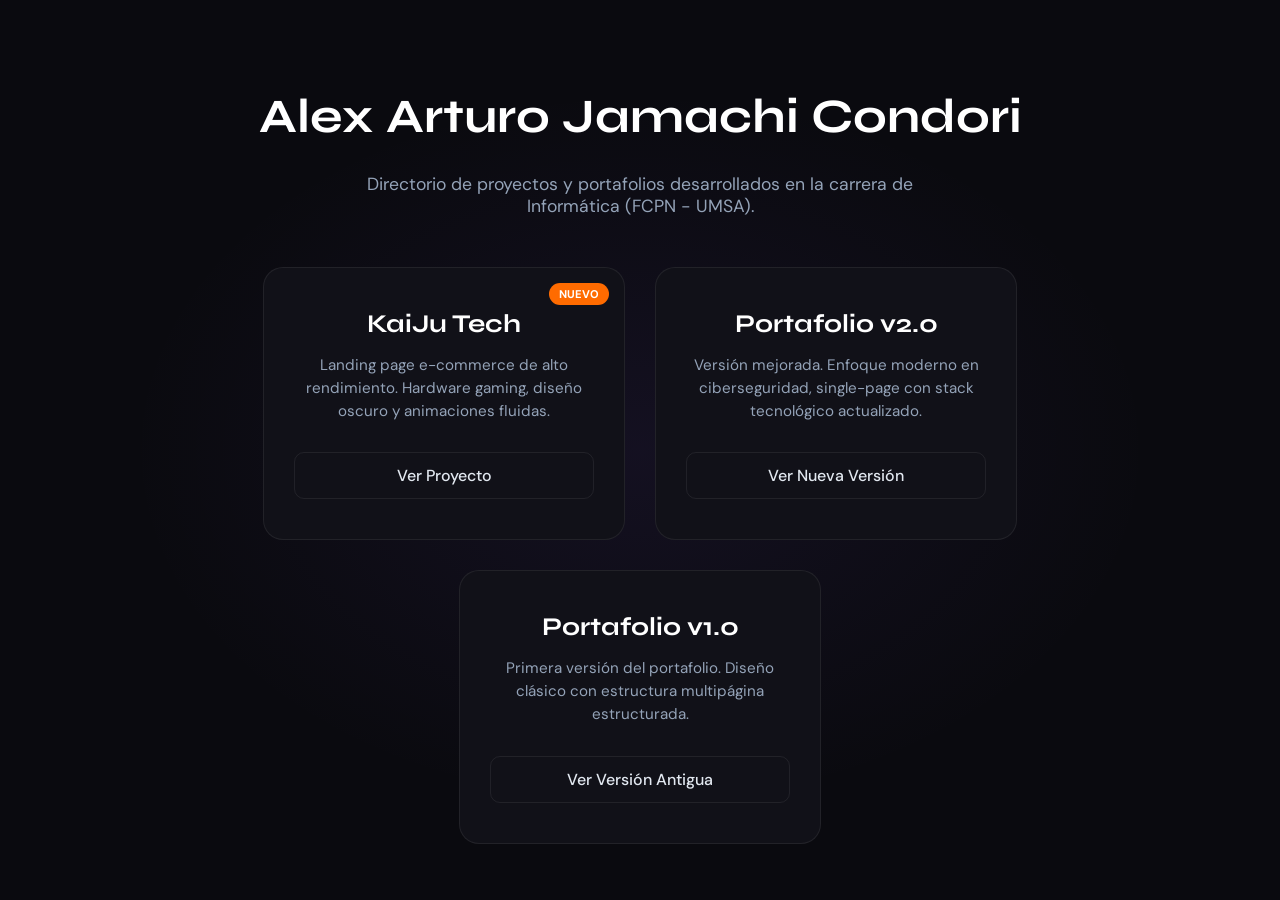
<file: index.html>
<!DOCTYPE html>
<html lang="es">
<head>
    <meta charset="UTF-8">
    <meta name="viewport" content="width=device-width, initial-scale=1.0">
    <title>Proyectos y Portafolios — Alex Jamachi</title>
    <link rel="preconnect" href="https://fonts.googleapis.com">
    <link href="https://fonts.googleapis.com/css2?family=Syne:wght@700;800&family=DM+Sans:wght@400;500&display=swap" rel="stylesheet">
    <style>
        :root {
            --color-fondo: #0a0a0f;
            --color-fondo-card: #111118;
            --color-borde: rgba(255, 255, 255, 0.07);
            --color-acento: #8b5cf6;
            --color-acento2: #ff6b00; /* Naranja para KaiJu */
            --color-acento-glow: rgba(139, 92, 246, 0.3);
            --color-texto: #e2e8f0;
            --color-texto-suave: #94a3b8;
        }
        body {
            margin: 0;
            padding: 40px 20px;
            font-family: 'DM Sans', sans-serif;
            background-color: var(--color-fondo);
            color: var(--color-texto);
            display: flex;
            flex-direction: column;
            align-items: center;
            justify-content: center;
            min-height: 100vh;
            background-image: radial-gradient(ellipse 50% 50% at 50% 50%, rgba(139, 92, 246, 0.08) 0%, transparent 80%);
            box-sizing: border-box;
        }
        h1 {
            font-family: 'Syne', sans-serif;
            font-size: clamp(2rem, 4vw, 3rem);
            margin-bottom: 10px;
            text-align: center;
            color: #ffffff;
        }
        p.desc {
            color: var(--color-texto-suave);
            margin-bottom: 50px;
            text-align: center;
            font-size: 1.1rem;
            max-width: 600px;
        }
        .contenedor-opciones {
            display: flex;
            gap: 30px;
            flex-wrap: wrap;
            justify-content: center;
            max-width: 1100px;
        }
        .tarjeta {
            background-color: var(--color-fondo-card);
            border: 1px solid var(--color-borde);
            border-radius: 20px;
            padding: 40px 30px;
            width: 300px;
            text-align: center;
            text-decoration: none;
            transition: transform 0.3s ease, box-shadow 0.3s ease, border-color 0.3s ease;
            display: flex;
            flex-direction: column;
            gap: 15px;
            position: relative;
            overflow: hidden;
        }
        .tarjeta:hover {
            transform: translateY(-8px);
            border-color: var(--color-acento);
            box-shadow: 0 10px 30px var(--color-acento-glow);
        }
        .tarjeta.destacada:hover {
            border-color: var(--color-acento2);
            box-shadow: 0 10px 30px rgba(255, 107, 0, 0.25);
        }
        .tarjeta h2 {
            font-family: 'Syne', sans-serif;
            color: #ffffff;
            margin: 0;
            font-size: 1.6rem;
        }
        .tarjeta p {
            color: var(--color-texto-suave);
            margin: 0;
            font-size: 0.95rem;
            line-height: 1.5;
            flex-grow: 1;
        }
        .btn {
            margin-top: 15px;
            background-color: transparent;
            border: 1px solid var(--color-borde);
            color: var(--color-texto);
            padding: 12px 20px;
            border-radius: 10px;
            font-weight: 500;
            display: inline-block;
            transition: background 0.3s, color 0.3s, border-color 0.3s;
        }
        .tarjeta:hover .btn {
            background-color: var(--color-acento);
            border-color: var(--color-acento);
            color: #ffffff;
        }
        .tarjeta.destacada:hover .btn {
            background-color: var(--color-acento2);
            border-color: var(--color-acento2);
        }
        .etiqueta {
            position: absolute;
            top: 15px;
            right: 15px;
            background: var(--color-acento2);
            color: #fff;
            font-size: 0.7rem;
            font-weight: bold;
            padding: 4px 10px;
            border-radius: 20px;
            text-transform: uppercase;
        }
    </style>
</head>
<body>
    <h1>Alex Arturo Jamachi Condori</h1>
    <p class="desc">Directorio de proyectos y portafolios desarrollados en la carrera de Informática (FCPN - UMSA).</p>
    <div class="contenedor-opciones">
        <a href="./kaiju/index.html" class="tarjeta destacada">
            <span class="etiqueta">Nuevo</span>
            <h2>KaiJu Tech</h2>
            <p>Landing page e-commerce de alto rendimiento. Hardware gaming, diseño oscuro y animaciones fluidas.</p>
            <span class="btn">Ver Proyecto</span>
        </a>
        <a href="./v2/index.html" class="tarjeta">
            <h2>Portafolio v2.0</h2>
            <p>Versión mejorada. Enfoque moderno en ciberseguridad, single-page con stack tecnológico actualizado.</p>
            <span class="btn">Ver Nueva Versión</span>
        </a>
        <a href="./v1/index.html" class="tarjeta">
            <h2>Portafolio v1.0</h2>
            <p>Primera versión del portafolio. Diseño clásico con estructura multipágina estructurada.</p>
            <span class="btn">Ver Versión Antigua</span>
        </a>
    </div>
</body>
</html>
</file>
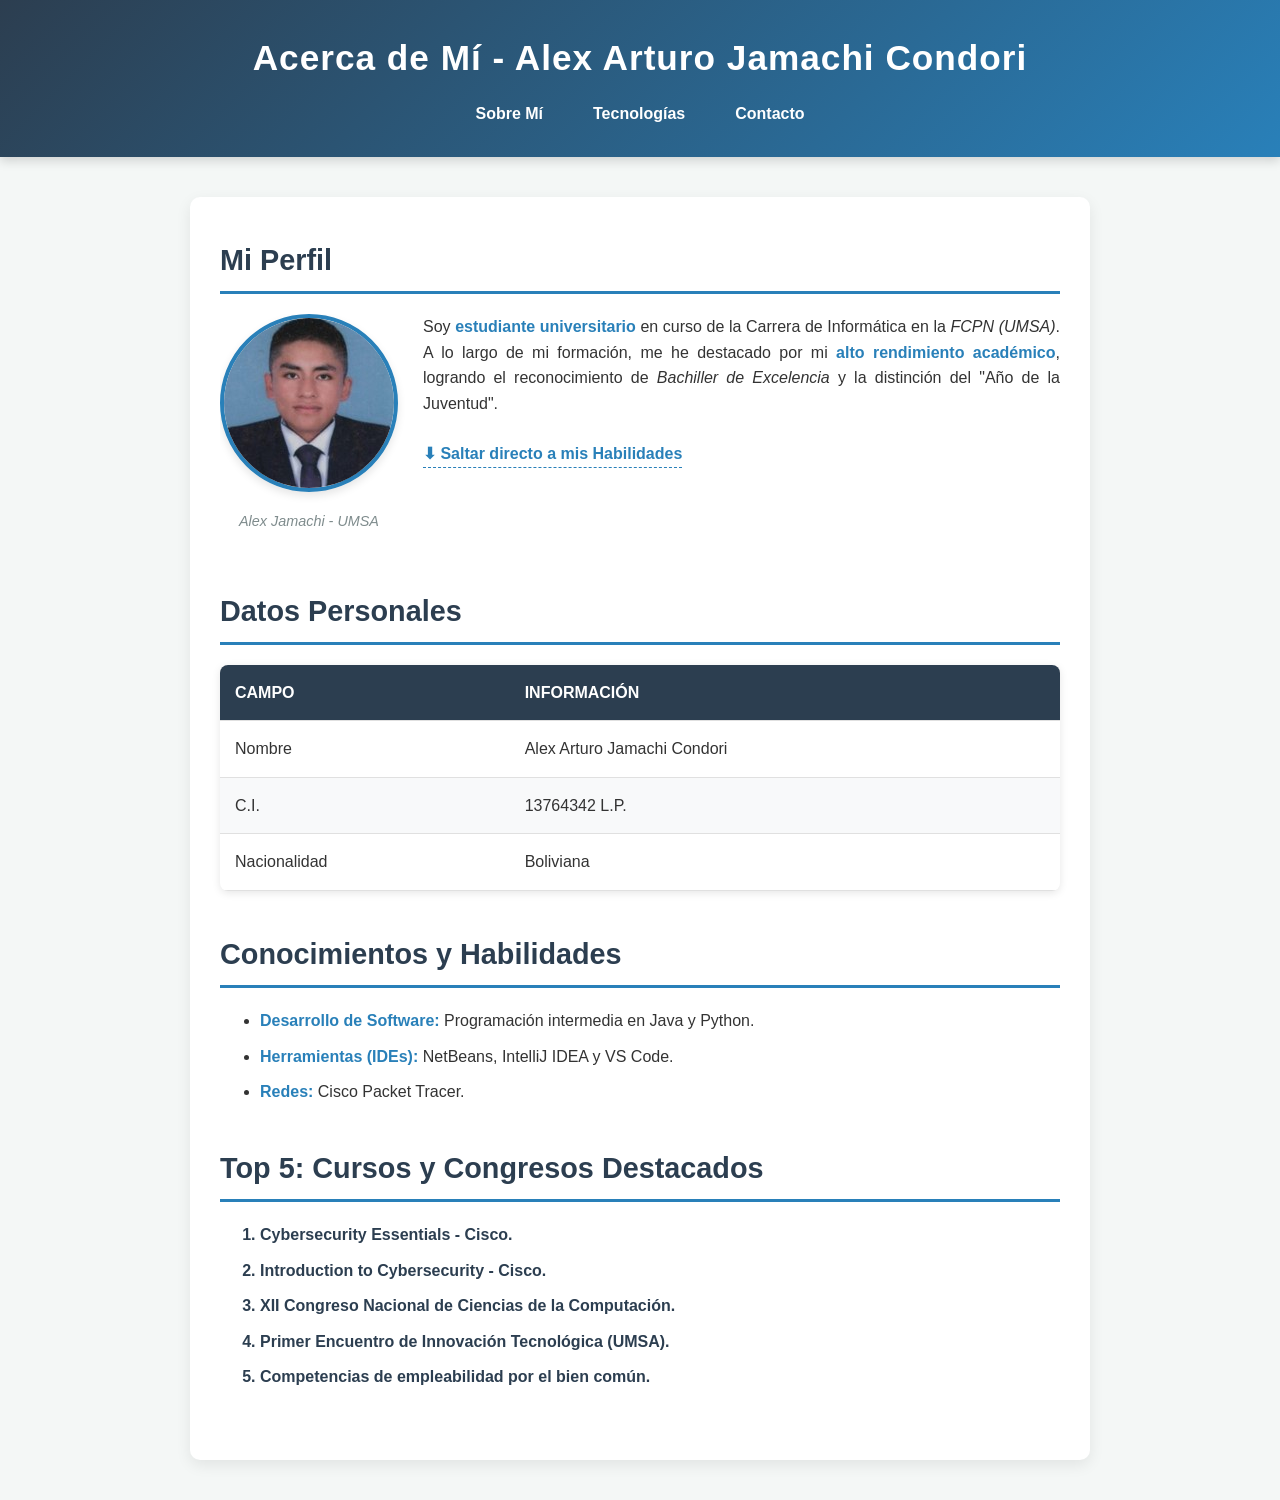
<file: v1/index.html>
<!DOCTYPE html>
<html lang="es">
<head>
    <meta charset="UTF-8">
    <meta name="viewport" content="width=device-width, initial-scale=1.0">
    <link rel="stylesheet" href="styles.css">
    <title>About Me - Alex Arturo Jamachi Condori</title>
</head>
<body>

    <header id="encabezado">
        <h1>Acerca de Mí - Alex Arturo Jamachi Condori</h1>
        <nav class="menu-navegacion">
            <ul>
                <li><a href="index.html">Sobre Mí</a></li>
                <li><a href="proyectos.html">Tecnologías</a></li>
                <li><a href="contacto.html">Contacto</a></li>
            </ul>
        </nav>
    </header>

    <main class="contenido-principal">
        
        <section id="sobre-mi">
            <h2>Mi Perfil</h2>
            <div class="contenedor-perfil">
                <figure class="foto-perfil">
                    <img src="perfil.jpg" alt="Fotografía con traje formal">
                    <figcaption>Alex Jamachi - UMSA</figcaption>
                </figure>
                
                <p>
                    Soy <strong>estudiante universitario</strong> en curso de la Carrera de Informática en la <em>FCPN (UMSA)</em>. A lo largo de mi formación, me he destacado por mi <strong>alto rendimiento académico</strong>, logrando el reconocimiento de <em>Bachiller de Excelencia</em> y la distinción del "Año de la Juventud".
                </p>
                <a href="index.html#skills" class="enlace-ancla">⬇ Saltar directo a mis Habilidades</a>
            </div>
        </section>

        <section id="datos-personales">
            <h2>Datos Personales</h2>
            <table class="tabla-info">
                <thead>
                    <tr>
                        <th>Campo</th>
                        <th>Información</th>
                    </tr>
                </thead>
                <tbody>
                    <tr><td>Nombre</td><td>Alex Arturo Jamachi Condori</td></tr>
                    <tr><td>C.I.</td><td>13764342 L.P.</td></tr>
                    <tr><td>Nacionalidad</td><td>Boliviana</td></tr>
                </tbody>
            </table>
        </section>

        <section id="skills">
            <h2>Conocimientos y Habilidades</h2>
            <ul class="lista-habilidades">
                <li><strong>Desarrollo de Software:</strong> Programación intermedia en Java y Python.</li>
                <li><strong>Herramientas (IDEs):</strong> NetBeans, IntelliJ IDEA y VS Code.</li>
                <li><strong>Redes:</strong> Cisco Packet Tracer.</li>
            </ul>
        </section>

        <section id="top-5-eventos">
            <h2>Top 5: Cursos y Congresos Destacados</h2>
            <ol class="lista-top">
                <li>Cybersecurity Essentials - Cisco.</li>
                <li>Introduction to Cybersecurity - Cisco.</li>
                <li>XII Congreso Nacional de Ciencias de la Computación.</li>
                <li>Primer Encuentro de Innovación Tecnológica (UMSA).</li>
                <li>Competencias de empleabilidad por el bien común.</li>
            </ol>
        </section>
    </main>

</body>
</html>
</file>
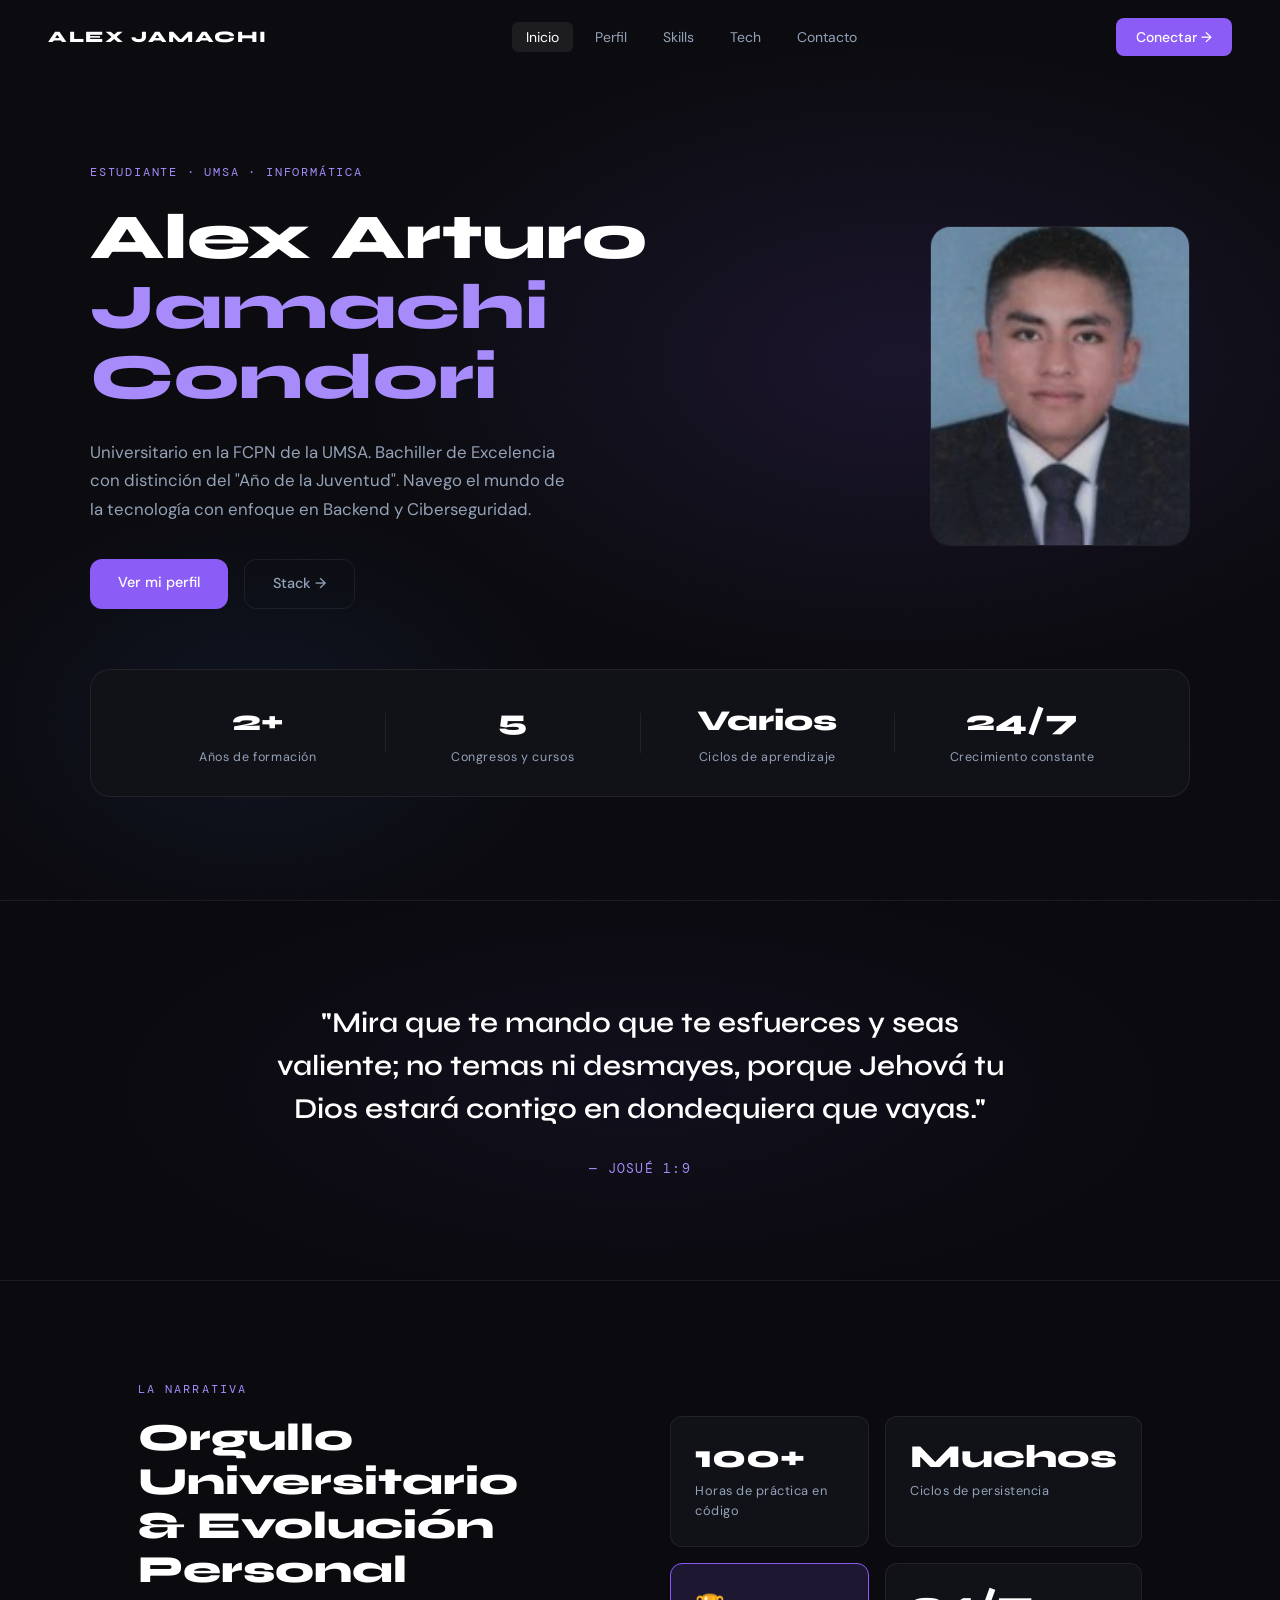
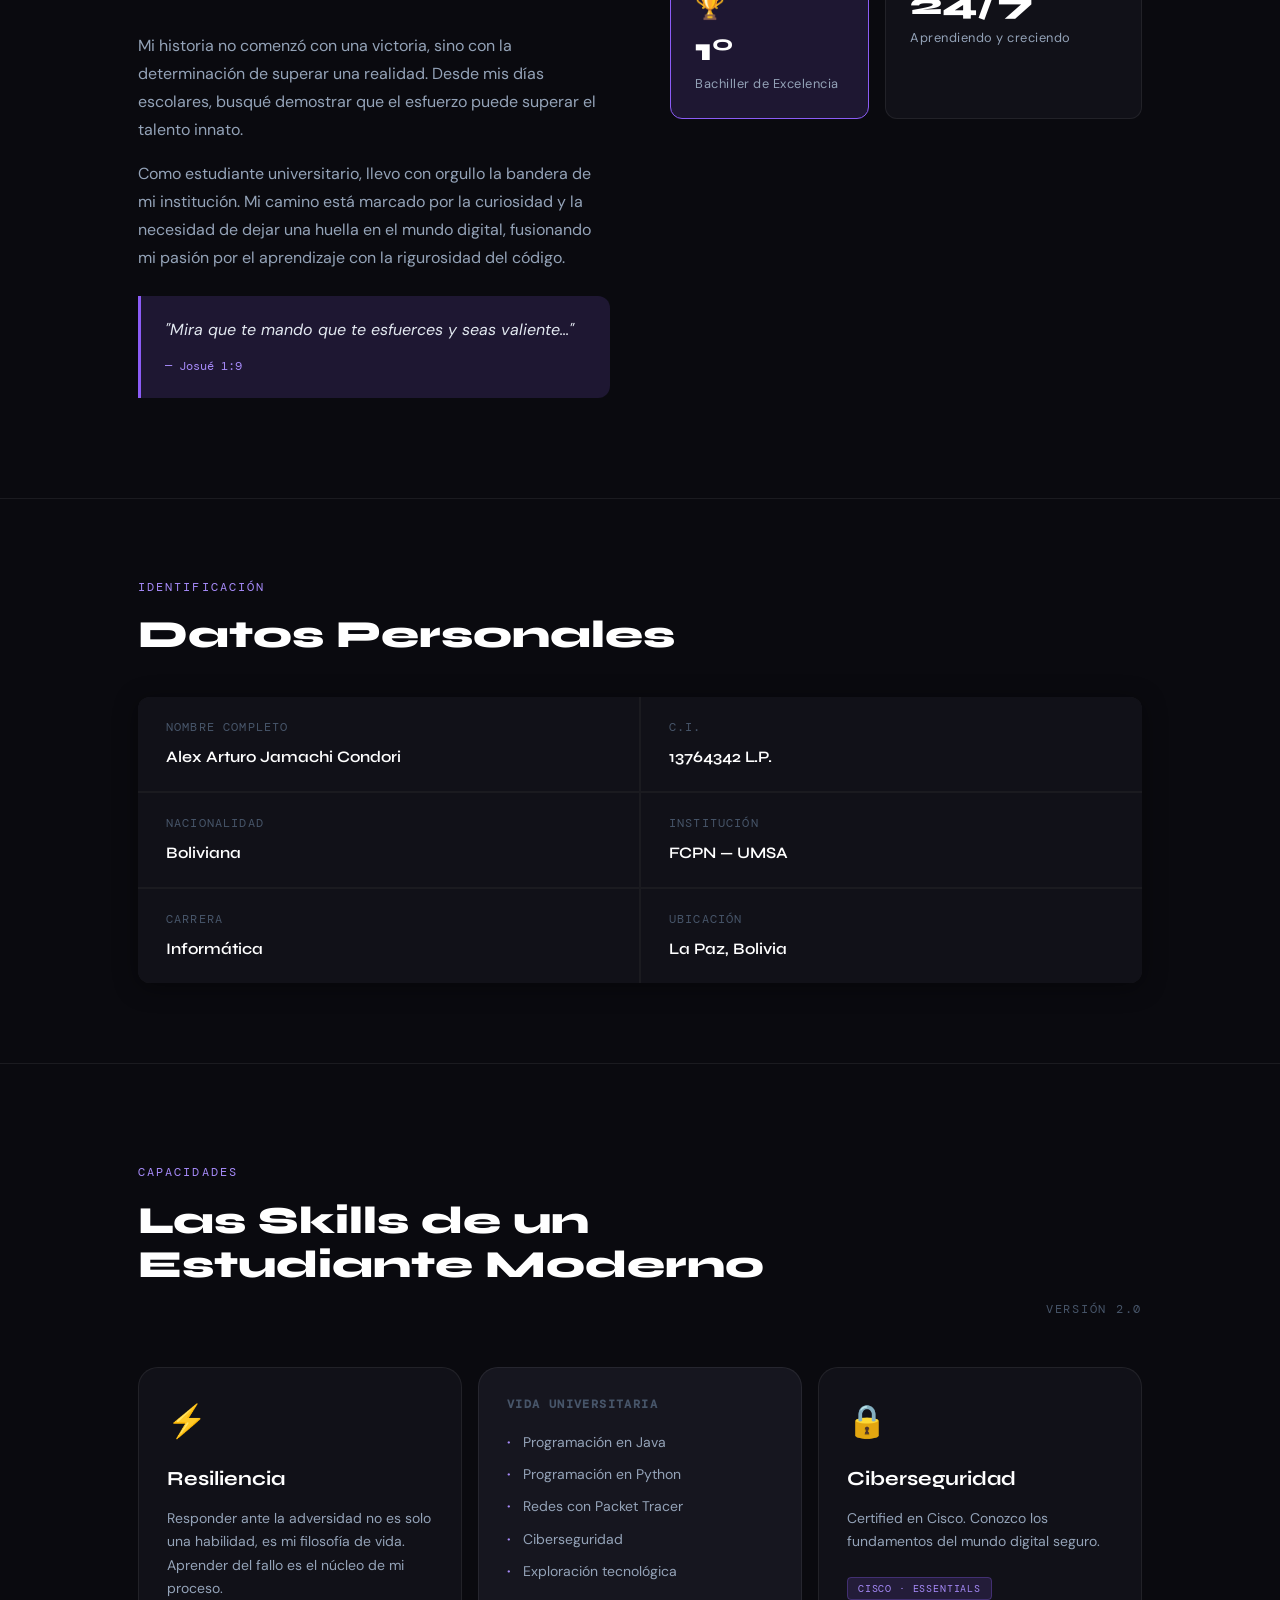
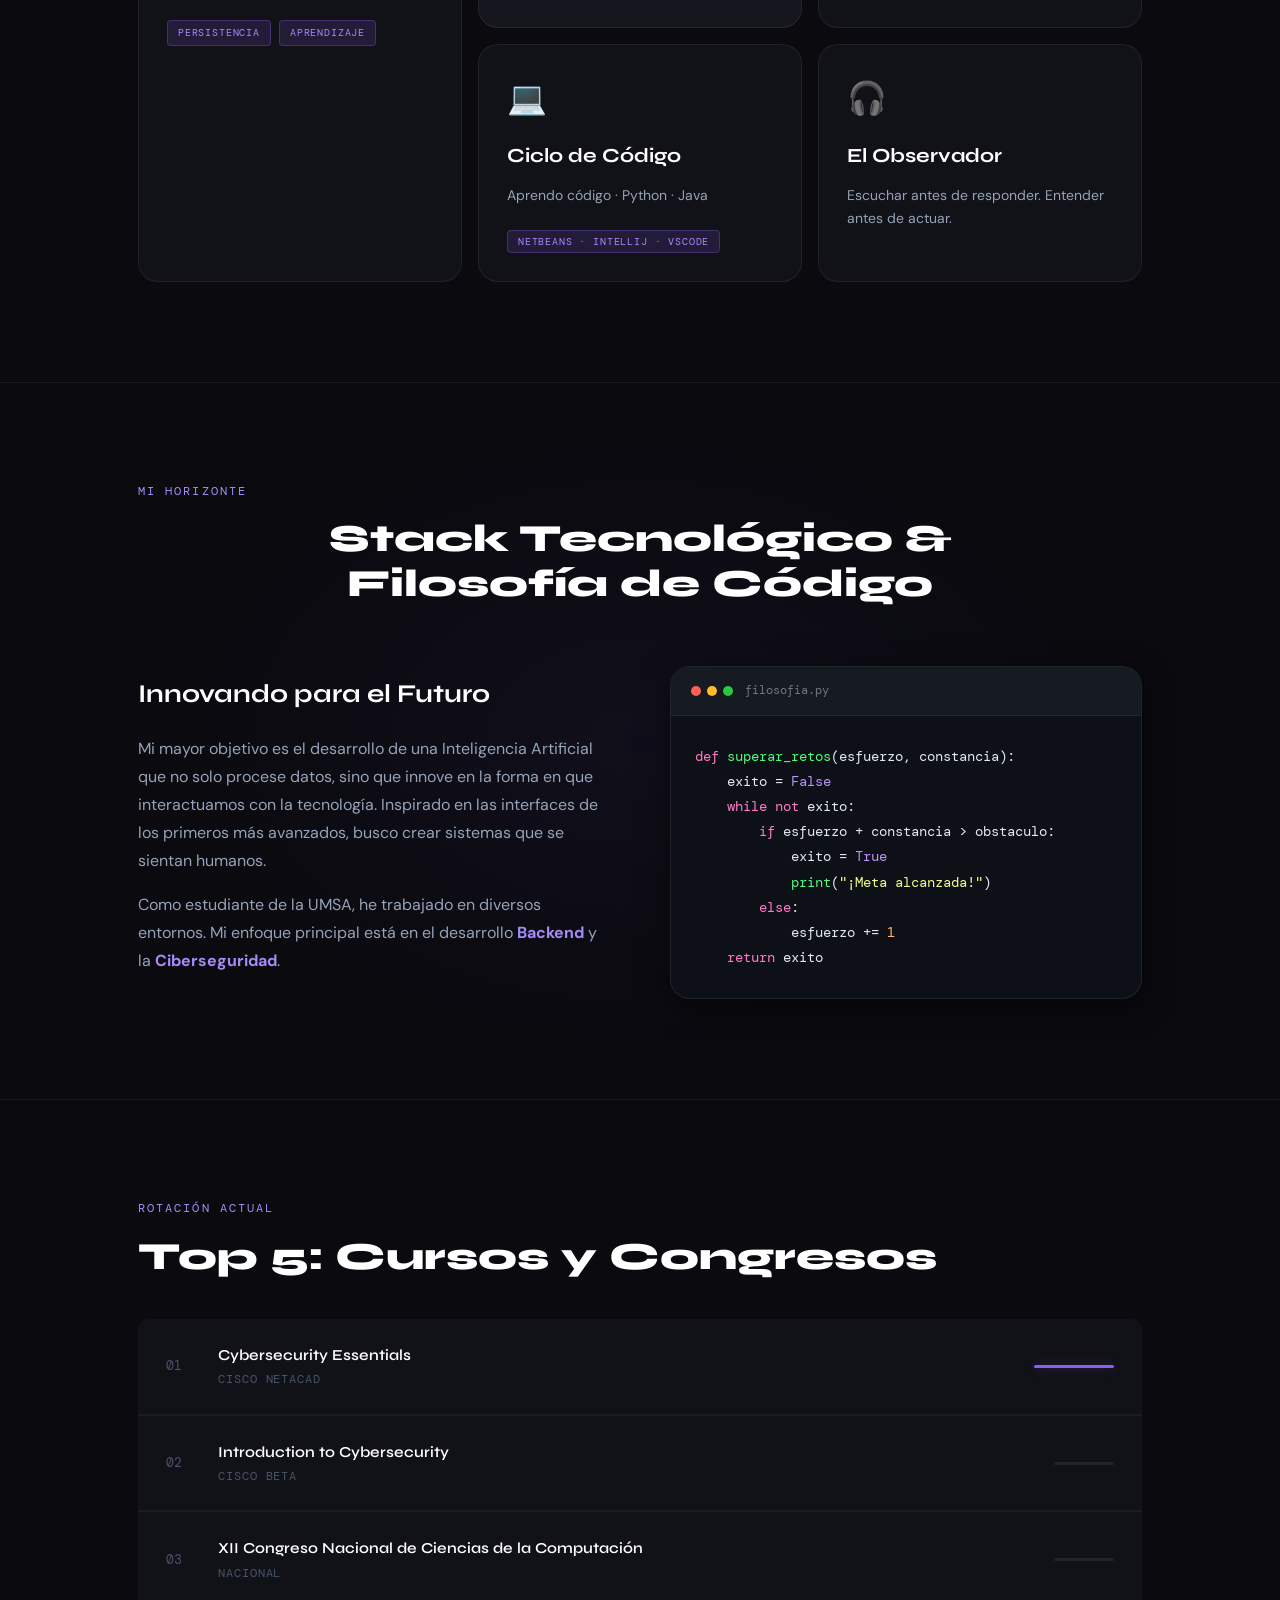
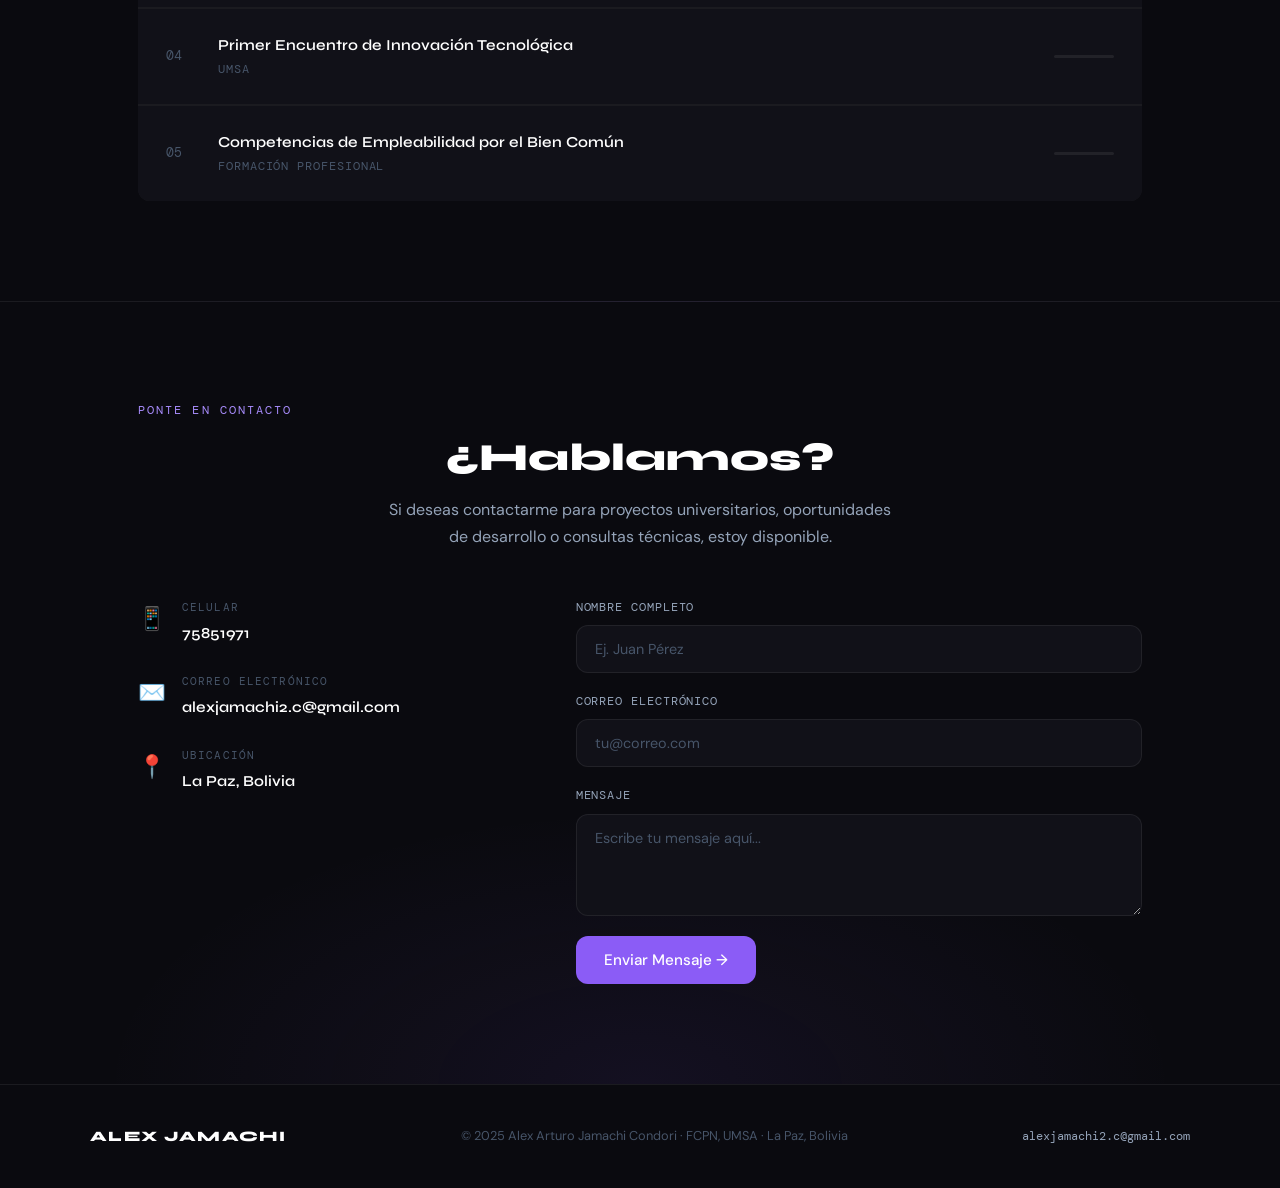
<file: v2/index.html>
<!DOCTYPE html>
<html lang="es">
<head>
    <meta charset="UTF-8">
    <meta name="viewport" content="width=device-width, initial-scale=1.0">
    <link rel="stylesheet" href="styles.css">
    <link rel="preconnect" href="https://fonts.googleapis.com">
    <link href="https://fonts.googleapis.com/css2?family=Syne:wght@400;600;700;800&family=DM+Sans:ital,wght@0,300;0,400;0,500;1,300&family=DM+Mono:wght@400;500&display=swap" rel="stylesheet">
    <title>Alex Jamachi — Desarrollador & Ciberseguridad</title>
</head>
<body>
    <nav id="barra-navegacion">
        <a href="#inicio" class="logo-nav">ALEX JAMACHI</a>
        <ul class="lista-nav">
            <li><a href="#inicio">Inicio</a></li>
            <li><a href="#sobre-mi">Perfil</a></li>
            <li><a href="#habilidades">Skills</a></li>
            <li><a href="#tecnologias">Tech</a></li>
            <li><a href="#contacto">Contacto</a></li>
        </ul>
        <a href="#contacto" class="boton-conectar">Conectar →</a>
    </nav>
    <section id="inicio" class="seccion">
        <div class="ruido-fondo"></div>
        <div class="malla-fondo"></div>
        <div class="contenedor">
            <div class="bloque-izquierdo">
                <span class="etiqueta-oficio">ESTUDIANTE · UMSA · INFORMÁTICA</span>
                <h1 class="titulo">
                    Alex Arturo<br>
                    <span class="acento-nombre">Jamachi Condori</span>
                </h1>
                <p class="descripcion">
                    Universitario en la FCPN de la UMSA. Bachiller de Excelencia con distinción del "Año de la Juventud". Navego el mundo de la tecnología con enfoque en Backend y Ciberseguridad.
                </p>
                <div class="grupo-botones">
                    <a href="#sobre-mi" class="boton-primario">Ver mi perfil</a>
                    <a href="#tecnologias" class="boton-secundario">Stack →</a>
                </div>
            </div>

            <div class="bloque-derecho">
                <div class="marco-foto">
                    <img src="perfil.jpg" alt="Alex Arturo Jamachi Condori" class="foto" onerror="this.style.display='none'; this.nextElementSibling.style.display='flex';">
                    </div>
                </div>
            </div>
        </div>

        <div class="barra-estadisticas">
            <div class="estadistica">
                <span class="numero-estadistica">2+</span>
                <span class="etiqueta-estadistica">Años de formación</span>
            </div>
            <div class="separador-estadistica"></div>
            <div class="estadistica">
                <span class="numero-estadistica">5</span>
                <span class="etiqueta-estadistica">Congresos y cursos</span>
            </div>
            <div class="separador-estadistica"></div>
            <div class="estadistica">
                <span class="numero-estadistica">Varios</span>
                <span class="etiqueta-estadistica">Ciclos de aprendizaje</span>
            </div>
            <div class="separador-estadistica"></div>
            <div class="estadistica">
                <span class="numero-estadistica">24/7</span>
                <span class="etiqueta-estadistica">Crecimiento constante</span>
            </div>
        </div>
    </section>

    <section id="seccion-cita" class="seccion-cita">
        <blockquote class="cita-principal">
            "Mira que te mando que te esfuerces y seas valiente; no temas ni desmayes, porque Jehová tu Dios estará contigo en dondequiera que vayas."
        </blockquote>
        <cite class="fuente-cita">— JOSUÉ 1:9</cite>
    </section>

    <section id="sobre-mi" class="seccion-narrativa">
        <div class="contenedor-seccion">
            <span class="etiqueta-seccion">LA NARRATIVA</span>
            <div class="rejilla-narrativa">
                <div class="columna-texto-narrativa">
                    <h2 class="titulo-seccion">Orgullo Universitario<br>&amp; Evolución Personal</h2>
                    <p>Mi historia no comenzó con una victoria, sino con la determinación de superar una realidad. Desde mis días escolares, busqué demostrar que el esfuerzo puede superar el talento innato.</p>
                    <p>Como estudiante universitario, llevo con orgullo la bandera de mi institución. Mi camino está marcado por la curiosidad y la necesidad de dejar una huella en el mundo digital, fusionando mi pasión por el aprendizaje con la rigurosidad del código.</p>
                    <div class="tarjeta-cita-interna">
                        <p>"Mira que te mando que te esfuerces y seas valiente..."</p>
                        <span>— Josué 1:9</span>
                    </div>
                </div>

                <div class="columna-tarjetas-narrativa">
                    <div class="tarjeta-dato">
                        <span class="numero-tarjeta">100+</span>
                        <span class="texto-tarjeta">Horas de práctica en código</span>
                    </div>
                    <div class="tarjeta-dato">
                        <span class="numero-tarjeta">Muchos</span>
                        <span class="texto-tarjeta">Ciclos de persistencia</span>
                    </div>
                    <div class="tarjeta-dato tarjeta-acento">
                        <span class="icono-tarjeta">🏆</span>
                        <span class="numero-tarjeta">1°</span>
                        <span class="texto-tarjeta">Bachiller de Excelencia</span>
                    </div>
                    <div class="tarjeta-dato">
                        <span class="numero-tarjeta">24/7</span>
                        <span class="texto-tarjeta">Aprendiendo y creciendo</span>
                    </div>
                </div>
            </div>
        </div>
    </section>

    <section id="datos-personales" class="seccion-datos">
        <div class="contenedor-seccion">
            <span class="etiqueta-seccion">IDENTIFICACIÓN</span>
            <h2 class="titulo-seccion">Datos Personales</h2>
            <div class="rejilla-datos">
                <div class="fila-dato">
                    <span class="clave-dato">Nombre completo</span>
                    <span class="valor-dato">Alex Arturo Jamachi Condori</span>
                </div>
                <div class="fila-dato">
                    <span class="clave-dato">C.I.</span>
                    <span class="valor-dato">13764342 L.P.</span>
                </div>
                <div class="fila-dato">
                    <span class="clave-dato">Nacionalidad</span>
                    <span class="valor-dato">Boliviana</span>
                </div>
                <div class="fila-dato">
                    <span class="clave-dato">Institución</span>
                    <span class="valor-dato">FCPN — UMSA</span>
                </div>
                <div class="fila-dato">
                    <span class="clave-dato">Carrera</span>
                    <span class="valor-dato">Informática</span>
                </div>
                <div class="fila-dato">
                    <span class="clave-dato">Ubicación</span>
                    <span class="valor-dato">La Paz, Bolivia</span>
                </div>
            </div>
        </div>
    </section>

    <section id="habilidades" class="seccion-habilidades">
        <div class="contenedor-seccion">
            <span class="etiqueta-seccion">CAPACIDADES</span>
            <div class="cabecera-habilidades">
                <h2 class="titulo-seccion">Las Skills de un<br>Estudiante Moderno</h2>
                <span class="version-habilidades">VERSIÓN 2.0</span>
            </div>

            <div class="rejilla-habilidades">
                <div class="tarjeta-habilidad tarjeta-principal">
                    <div class="icono-habilidad">⚡</div>
                    <h3 class="nombre-habilidad">Resiliencia</h3>
                    <p class="descripcion-habilidad">Responder ante la adversidad no es solo una habilidad, es mi filosofía de vida. Aprender del fallo es el núcleo de mi proceso.</p>
                    <div class="etiquetas-habilidad">
                        <span class="etiqueta-tag">PERSISTENCIA</span>
                        <span class="etiqueta-tag">APRENDIZAJE</span>
                    </div>
                </div>
                <div class="tarjeta-habilidad tarjeta-lista">
                    <h4 class="titulo-tarjeta-lista">Vida Universitaria</h4>
                    <ul class="lista-tarjeta">
                        <li>Programación en Java</li>
                        <li>Programación en Python</li>
                        <li>Redes con Packet Tracer</li>
                        <li>Ciberseguridad</li>
                        <li>Exploración tecnológica</li>
                    </ul>
                </div>
                <div class="tarjeta-habilidad">
                    <div class="icono-habilidad">🔒</div>
                    <h3 class="nombre-habilidad">Ciberseguridad</h3>
                    <p class="descripcion-habilidad">Certified en Cisco. Conozco los fundamentos del mundo digital seguro.</p>
                    <span class="etiqueta-tag">CISCO · ESSENTIALS</span>
                </div>
                <div class="tarjeta-habilidad">
                    <div class="icono-habilidad">💻</div>
                    <h3 class="nombre-habilidad">Ciclo de Código</h3>
                    <p class="descripcion-habilidad">Aprendo código · Python · Java</p>
                    <span class="etiqueta-tag">NETBEANS · INTELLIJ · VSCODE</span>
                </div>
                <div class="tarjeta-habilidad">
                    <div class="icono-habilidad">🎧</div>
                    <h3 class="nombre-habilidad">El Observador</h3>
                    <p class="descripcion-habilidad">Escuchar antes de responder. Entender antes de actuar.</p>
                </div>
            </div>
        </div>
    </section>
    <section id="tecnologias" class="seccion-tecnologias">
        <div class="contenedor-seccion">
            <span class="etiqueta-seccion">MI HORIZONTE</span>
            <h2 class="titulo-seccion titulo-centrado">Stack Tecnológico &amp;<br>Filosofía de Código</h2>

            <div class="rejilla-tecnologias">
                <div class="bloque-tech-texto">
                    <h3>Innovando para el Futuro</h3>
                    <p>Mi mayor objetivo es el desarrollo de una Inteligencia Artificial que no solo procese datos, sino que innove en la forma en que interactuamos con la tecnología. Inspirado en las interfaces de los primeros más avanzados, busco crear sistemas que se sientan humanos.</p>
                    <p>Como estudiante de la UMSA, he trabajado en diversos entornos. Mi enfoque principal está en el desarrollo <strong>Backend</strong> y la <strong>Ciberseguridad</strong>.</p>
                </div>

                <div class="bloque-codigo">
                    <div class="cabecera-codigo">
                        <div class="puntos-codigo">
                            <span></span><span></span><span></span>
                        </div>
                        <span class="nombre-archivo">filosofia.py</span>
                    </div>
                    <pre class="bloque-pre"><code><span class="cod-keyword">def</span> <span class="cod-funcion">superar_retos</span>(esfuerzo, constancia):
    exito = <span class="cod-bool">False</span>
    <span class="cod-keyword">while not</span> exito:
        <span class="cod-keyword">if</span> esfuerzo + constancia > obstaculo:
            exito = <span class="cod-bool">True</span>
            <span class="cod-funcion">print</span>(<span class="cod-string">"¡Meta alcanzada!"</span>)
        <span class="cod-keyword">else</span>:
            esfuerzo += <span class="cod-numero">1</span>
    <span class="cod-keyword">return</span> exito</code></pre>
                </div>
            </div>
        </div>
    </section>
    <section id="eventos" class="seccion-eventos">
        <div class="contenedor-seccion">
            <span class="etiqueta-seccion">ROTACIÓN ACTUAL</span>
            <h2 class="titulo-seccion">Top 5: Cursos y Congresos</h2>

            <div class="lista-eventos">
                <div class="item-evento">
                    <span class="numero-evento">01</span>
                    <div class="info-evento">
                        <strong>Cybersecurity Essentials</strong>
                        <span>CISCO NETACAD</span>
                    </div>
                    <div class="barra-evento activa"></div>
                </div>
                <div class="item-evento">
                    <span class="numero-evento">02</span>
                    <div class="info-evento">
                        <strong>Introduction to Cybersecurity</strong>
                        <span>CISCO BETA</span>
                    </div>
                    <div class="barra-evento"></div>
                </div>
                <div class="item-evento">
                    <span class="numero-evento">03</span>
                    <div class="info-evento">
                        <strong>XII Congreso Nacional de Ciencias de la Computación</strong>
                        <span>NACIONAL</span>
                    </div>
                    <div class="barra-evento"></div>
                </div>
                <div class="item-evento">
                    <span class="numero-evento">04</span>
                    <div class="info-evento">
                        <strong>Primer Encuentro de Innovación Tecnológica</strong>
                        <span>UMSA</span>
                    </div>
                    <div class="barra-evento"></div>
                </div>
                <div class="item-evento">
                    <span class="numero-evento">05</span>
                    <div class="info-evento">
                        <strong>Competencias de Empleabilidad por el Bien Común</strong>
                        <span>FORMACIÓN PROFESIONAL</span>
                    </div>
                    <div class="barra-evento"></div>
                </div>
            </div>
        </div>
    </section>
    <section id="contacto" class="seccion-contacto">
        <div class="contenedor-seccion">
            <span class="etiqueta-seccion">PONTE EN CONTACTO</span>
            <h2 class="titulo-seccion titulo-centrado">¿Hablamos?</h2>
            <p class="descripcion-contacto">Si deseas contactarme para proyectos universitarios, oportunidades de desarrollo o consultas técnicas, estoy disponible.</p>

            <div class="rejilla-contacto">
                <div class="info-contacto-lateral">
                    <div class="dato-contacto">
                        <span class="icono-contacto">📱</span>
                        <div>
                            <span class="label-contacto">Celular</span>
                            <span class="valor-contacto">75851971</span>
                        </div>
                    </div>
                    <div class="dato-contacto">
                        <span class="icono-contacto">✉️</span>
                        <div>
                            <span class="label-contacto">Correo electrónico</span>
                            <span class="valor-contacto">alexjamachi2.c@gmail.com</span>
                        </div>
                    </div>
                    <div class="dato-contacto">
                        <span class="icono-contacto">📍</span>
                        <div>
                            <span class="label-contacto">Ubicación</span>
                            <span class="valor-contacto">La Paz, Bolivia</span>
                        </div>
                    </div>
                </div>

                <form class="formulario-contacto" action="#" method="POST">
                    <div class="campo-formulario">
                        <label for="nombre">Nombre completo</label>
                        <input type="text" id="nombre" name="nombre" placeholder="Ej. Juan Pérez" required>
                    </div>
                    <div class="campo-formulario">
                        <label for="email">Correo electrónico</label>
                        <input type="email" id="email" name="email" placeholder="tu@correo.com" required>
                    </div>
                    <div class="campo-formulario">
                        <label for="mensaje">Mensaje</label>
                        <textarea id="mensaje" name="mensaje" rows="4" placeholder="Escribe tu mensaje aquí..." required></textarea>
                    </div>
                    <button type="submit" class="boton-enviar">Enviar Mensaje →</button>
                </form>
            </div>
        </div>
    </section>
    <footer id="pie-pagina">
        <div class="contenido-pie">
            <span class="logo-pie">ALEX JAMACHI</span>
            <p class="texto-pie">© 2025 Alex Arturo Jamachi Condori · FCPN, UMSA · La Paz, Bolivia</p>
            <span class="contacto-pie">alexjamachi2.c@gmail.com</span>
        </div>
    </footer>

    <script>
        const secciones = document.querySelectorAll('section[id]');
        const enlacesNav = document.querySelectorAll('#barra-navegacion .lista-nav a');
        const barraNav = document.getElementById('barra-navegacion');

        window.addEventListener('scroll', () => {
            barraNav.classList.toggle('nav-solida', window.scrollY > 50);

            let posicionActual = '';
            secciones.forEach(sec => {
                if (window.scrollY >= sec.offsetTop - 100) posicionActual = sec.id;
            });
            enlacesNav.forEach(a => {
                a.classList.remove('activo');
                if (a.getAttribute('href') === '#' + posicionActual) a.classList.add('activo');
            });
        });

        const observador = new IntersectionObserver((entradas) => {
            entradas.forEach(entrada => {
                if (entrada.isIntersecting) {
                    entrada.target.classList.add('visible');
                }
            });
        }, { threshold: 0.1 });

        document.querySelectorAll('.tarjeta-habilidad, .tarjeta-dato, .fila-dato, .item-evento, .dato-contacto').forEach(el => {
            observador.observe(el);
        });
    </script>
</body>
</html>
</file>
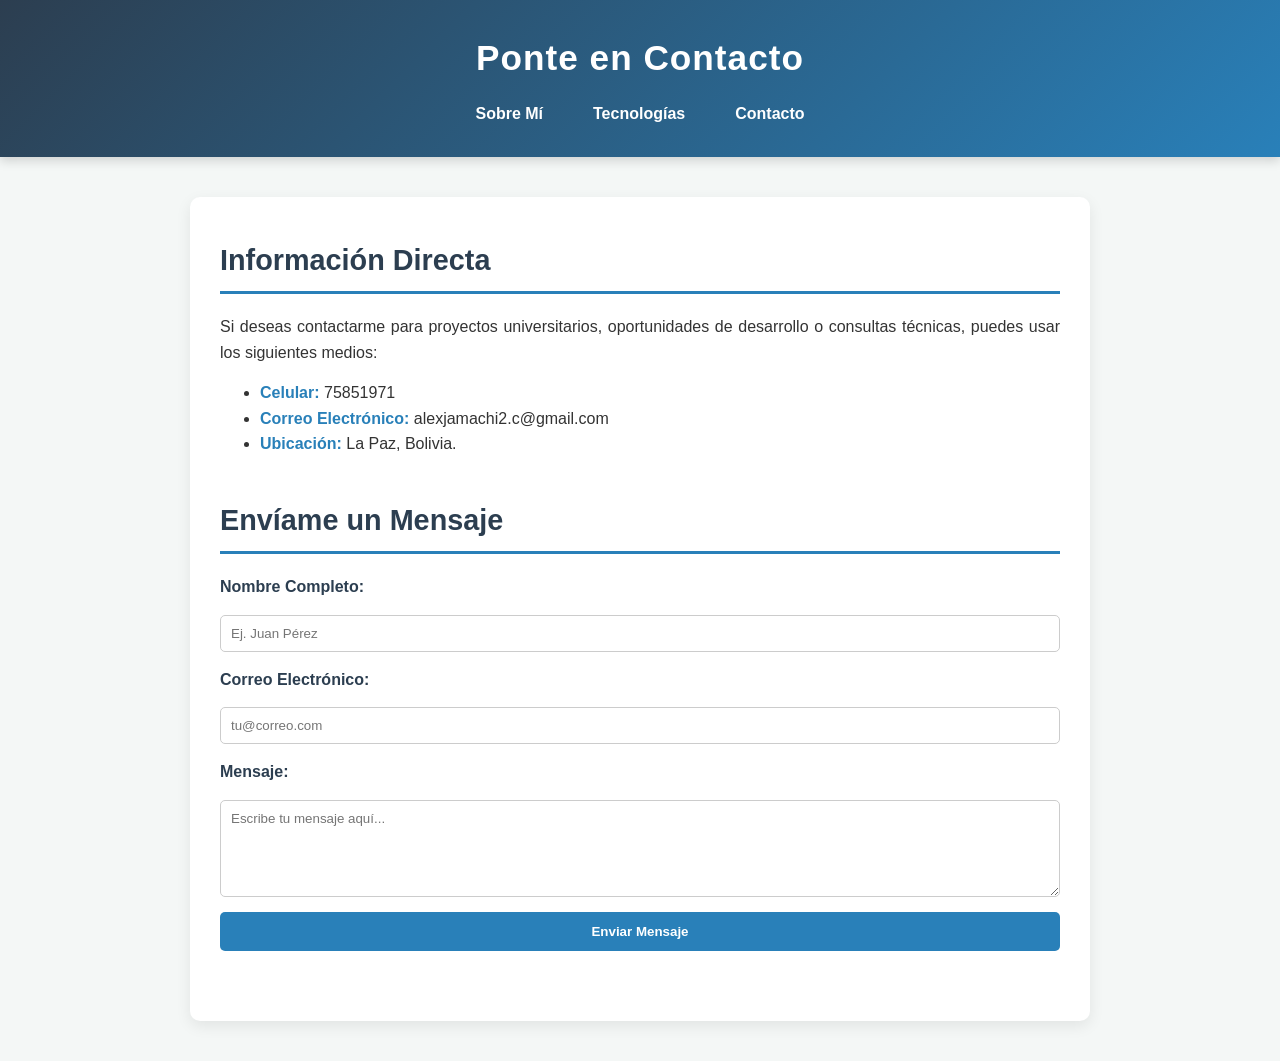
<file: v1/contacto.html>
<!DOCTYPE html>
<html lang="es">
<head>
    <meta charset="UTF-8">
    <meta name="viewport" content="width=device-width, initial-scale=1.0">
    <link rel="stylesheet" href="styles.css">
    <title>Contacto - Alex Arturo Jamachi</title>
</head>
<body>

    <header id="encabezado">
        <h1>Ponte en Contacto</h1>
        <nav class="menu-navegacion">
            <ul>
                <li><a href="index.html">Sobre Mí</a></li>
                <li><a href="proyectos.html">Tecnologías</a></li>
                <li><a href="contacto.html">Contacto</a></li>
            </ul>
        </nav>
    </header>

    <main class="contenido-principal">
        
        <section id="info-contacto">
            <h2>Información Directa</h2>
            <p>Si deseas contactarme para proyectos universitarios, oportunidades de desarrollo o consultas técnicas, puedes usar los siguientes medios:</p>
            <ul class="lista-contacto">
                <li><strong>Celular:</strong> 75851971</li>
                <li><strong>Correo Electrónico:</strong> alexjamachi2.c@gmail.com</li>
                <li><strong>Ubicación:</strong> La Paz, Bolivia.</li>
            </ul>
        </section>

        <section id="formulario">
            <h2>Envíame un Mensaje</h2>
            <form action="#" method="POST" class="formulario-contacto">
                <label for="nombre">Nombre Completo:</label>
                <input type="text" id="nombre" name="nombre" placeholder="Ej. Juan Pérez" required>

                <label for="email">Correo Electrónico:</label>
                <input type="email" id="email" name="email" placeholder="tu@correo.com" required>

                <label for="mensaje">Mensaje:</label>
                <textarea id="mensaje" name="mensaje" rows="5" placeholder="Escribe tu mensaje aquí..." required></textarea>

                <button type="submit" class="btn-enviar">Enviar Mensaje</button>
            </form>
        </section>

    </main>

</body>
</html>
</file>
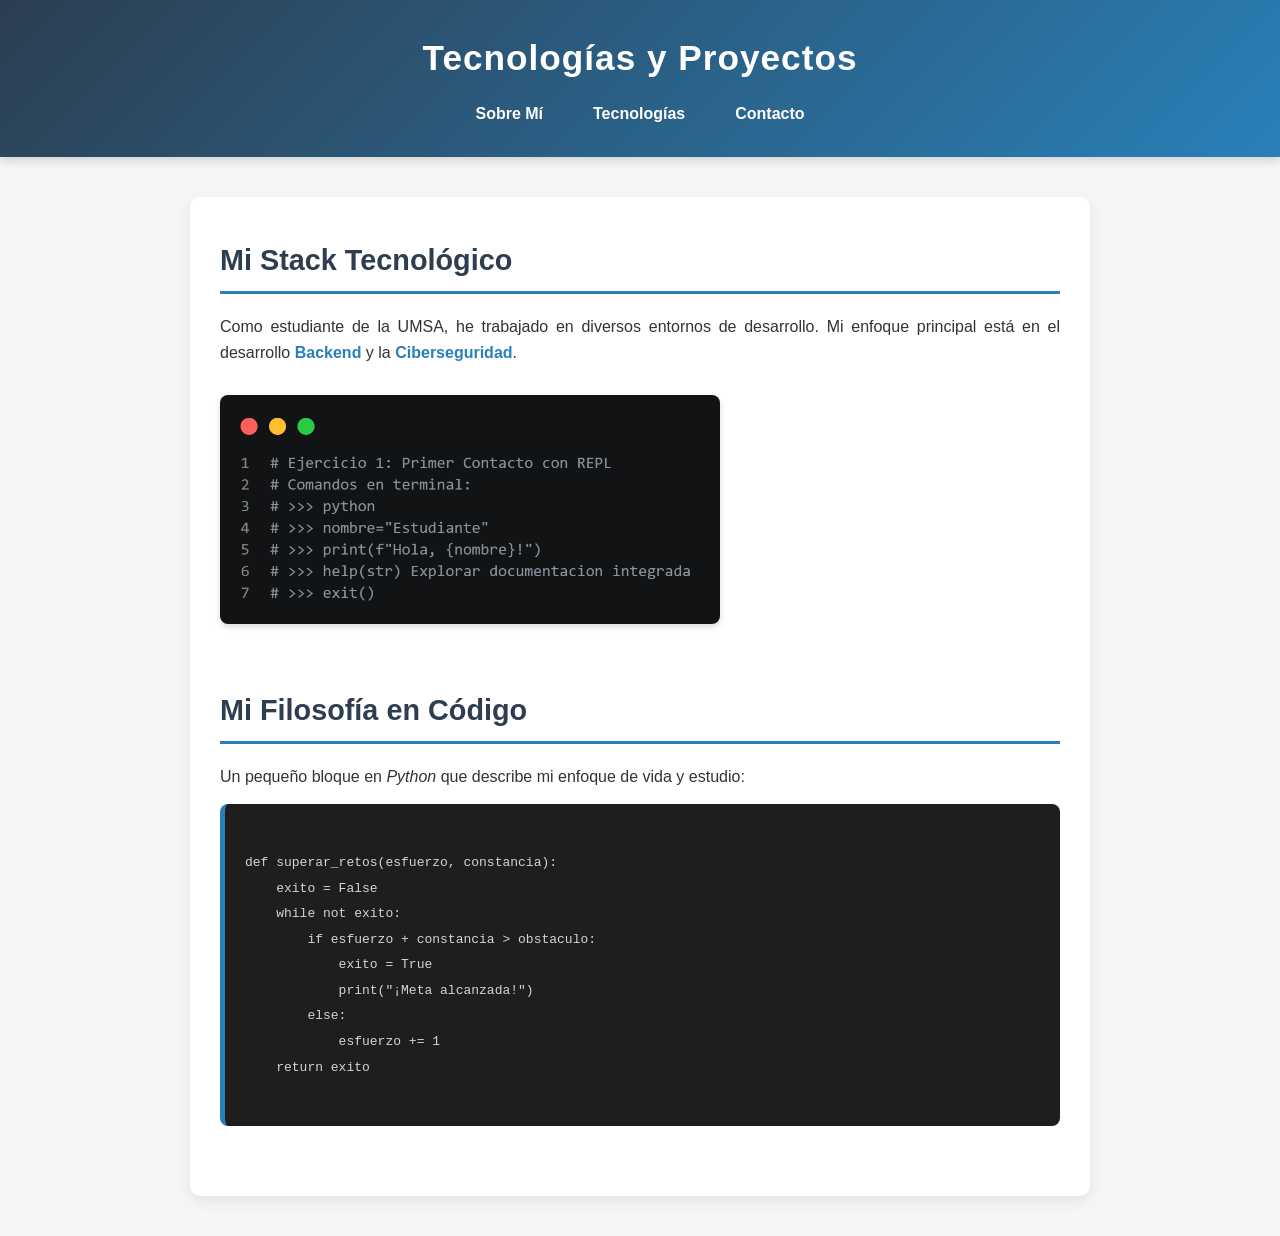
<file: v1/proyectos.html>
<!DOCTYPE html>
<html lang="es">
<head>
    <meta charset="UTF-8">
    <meta name="viewport" content="width=device-width, initial-scale=1.0">
    <link rel="stylesheet" href="styles.css">
    <title>Proyectos - Alex Arturo Jamachi</title>
</head>
<body>

    <header id="encabezado">
        <h1>Tecnologías y Proyectos</h1>
        <nav class="menu-navegacion">
            <ul>
                <li><a href="index.html">Sobre Mí</a></li>
                <li><a href="proyectos.html">Tecnologías</a></li>
                <li><a href="contacto.html">Contacto</a></li>
            </ul>
        </nav>
    </header>

    <main class="contenido-principal">
        
        <section id="stack-tecnologico">
            <h2>Mi Stack Tecnológico</h2>
            <p>
                Como estudiante de la UMSA, he trabajado en diversos entornos de desarrollo. Mi enfoque principal está en el desarrollo <strong>Backend</strong> y la <strong>Ciberseguridad</strong>.
            </p>
            <img src="codigo.png" alt="Pantalla de computadora mostrando código en lenguaje Python dentro de un editor de texto" class="img-proyecto">
        </section>

        <section id="mi-codigo">
            <h2>Mi Filosofía en Código</h2>
            <p>Un pequeño bloque en <em>Python</em> que describe mi enfoque de vida y estudio:</p>
            <pre><code>
def superar_retos(esfuerzo, constancia):
    exito = False
    while not exito:
        if esfuerzo + constancia > obstaculo:
            exito = True
            print("¡Meta alcanzada!")
        else:
            esfuerzo += 1
    return exito
            </code></pre>
        </section>

    </main>

</body>
</html>
</file>
<file: v1/styles.css>
* {
    margin: 0;
    padding: 0;
    box-sizing: border-box;
}

body {
    font-family: 'Segoe UI', Roboto, Helvetica, Arial, sans-serif;
    background-color: #f4f7f6;
    color: #333333;
    line-height: 1.6;
}

#encabezado {
    background: linear-gradient(135deg, #2c3e50, #2980b9);
    padding: 30px 20px;
    text-align: center;
    box-shadow: 0 4px 10px rgba(0, 0, 0, 0.15);
}

h1 {
    color: #ffffff;
    font-size: 2.2rem;
    letter-spacing: 1px;
    margin-bottom: 15px;
}

.menu-navegacion ul {
    list-style: none;
    display: flex;
    justify-content: center;
    gap: 20px;
    flex-wrap: wrap;
}

.menu-navegacion a {
    color: #ffffff;
    text-decoration: none;
    font-weight: bold;
    padding: 8px 15px;
    border-radius: 5px;
    transition: background-color 0.3s;
}

.menu-navegacion a:hover {
    background-color: rgba(255, 255, 255, 0.2);
}

h2 {
    color: #2c3e50;
    font-size: 1.8rem;
    border-bottom: 3px solid #2980b9;
    padding-bottom: 8px;
    margin-bottom: 20px;
    margin-top: 10px;
}

.contenido-principal {
    max-width: 900px;
    margin: 40px auto;
    padding: 30px;
    background-color: #ffffff;
    border-radius: 10px;
    box-shadow: 0 5px 15px rgba(0, 0, 0, 0.08);
}

section {
    margin-bottom: 40px;
}

p {
    margin-bottom: 15px;
    text-align: justify;
}

strong {
    color: #2980b9;
}

.enlace-ancla {
    display: inline-block;
    margin-top: 10px;
    color: #2980b9;
    font-weight: bold;
    text-decoration: none;
    border-bottom: 1px dashed #2980b9;
}

.enlace-ancla:hover {
    color: #2c3e50;
    border-bottom: 1px solid #2c3e50;
}

.contenedor-perfil {
    display: block;
    overflow: auto;
}

.foto-perfil {
    text-align: center;
    max-width: 200px;
    float: left;
    margin-right: 25px;
    margin-bottom: 15px;
}

.foto-perfil img {
    width: 100%;
    border-radius: 50%;
    border: 4px solid #2980b9;
    box-shadow: 0 4px 8px rgba(0,0,0,0.1);
}

.foto-perfil figcaption {
    margin-top: 10px;
    font-size: 0.9rem;
    color: #7f8c8d;
    font-style: italic;
}

.img-proyecto {
    width: 100%;
    max-width: 500px;
    border-radius: 8px;
    box-shadow: 0 3px 6px rgba(0,0,0,0.15);
    margin: 15px 0;
}

.lista-habilidades, .lista-top, .lista-contacto {
    margin-left: 20px;
    padding-left: 20px;
}

.lista-habilidades li, .lista-top li {
    margin-bottom: 10px;
}

.lista-top li {
    font-weight: bold;
    color: #2c3e50;
}

.tabla-info {
    width: 100%;
    border-collapse: collapse;
    margin-top: 15px;
    border-radius: 8px;
    overflow: hidden;
    box-shadow: 0 2px 8px rgba(0, 0, 0, 0.1);
}

.tabla-info th, .tabla-info td {
    padding: 15px;
    text-align: left;
    border-bottom: 1px solid #e0e0e0;
}

.tabla-info th {
    background-color: #2c3e50;
    color: #ffffff;
    font-weight: 600;
    text-transform: uppercase;
}

.tabla-info tbody tr:nth-child(even) {
    background-color: #f8f9fa;
}

pre {
    background-color: #1e1e1e;
    color: #d4d4d4;
    padding: 20px;
    border-radius: 8px;
    overflow-x: auto;
    font-family: 'Consolas', 'Courier New', monospace;
    border-left: 5px solid #2980b9;
}

.formulario-contacto {
    display: flex;
    flex-direction: column;
    gap: 15px;
}

.formulario-contacto label {
    font-weight: bold;
    color: #2c3e50;
}

.formulario-contacto input, .formulario-contacto textarea {
    padding: 10px;
    border: 1px solid #ccc;
    border-radius: 5px;
    font-family: inherit;
}

.btn-enviar {
    background-color: #2980b9;
    color: white;
    border: none;
    padding: 12px;
    font-weight: bold;
    border-radius: 5px;
    cursor: pointer;
    transition: background 0.3s;
}

.btn-enviar:hover {
    background-color: #2c3e50;
}
</file>
<file: v2/styles.css>
:root {
    --color-fondo: #0a0a0f;
    --color-fondo-card: #111118;
    --color-fondo-card2: #16161f;
    --color-borde: rgba(255, 255, 255, 0.07);
    --color-borde-hover: rgba(139, 92, 246, 0.4);

    --color-acento: #8b5cf6;
    --color-acento-claro: #a78bfa;
    --color-acento-suave: rgba(139, 92, 246, 0.15);
    --color-acento-glow: rgba(139, 92, 246, 0.3);

    --color-texto: #e2e8f0;
    --color-texto-suave: #94a3b8;
    --color-texto-muy-suave: #475569;
    --color-blanco: #ffffff;

    --fuente-titulo: 'Syne', sans-serif;
    --fuente-cuerpo: 'DM Sans', sans-serif;
    --fuente-mono: 'DM Mono', monospace;

    --radio: 12px;
    --radio-grande: 20px;
    --sombra-card: 0 4px 24px rgba(0, 0, 0, 0.4);
    --sombra-glow: 0 0 40px rgba(139, 92, 246, 0.15);
}

*, *::before, *::after {
    margin: 0;
    padding: 0;
    box-sizing: border-box;
}

html {
    scroll-behavior: smooth;
    scroll-padding-top: 70px;
}

body {
    font-family: var(--fuente-cuerpo);
    background-color: var(--color-fondo);
    color: var(--color-texto);
    line-height: 1.6;
    overflow-x: hidden;
}

#barra-navegacion {
    position: fixed;
    top: 0;
    left: 0;
    right: 0;
    z-index: 1000;
    display: flex;
    align-items: center;
    justify-content: space-between;
    padding: 18px 48px;
    transition: background 0.4s ease, border-color 0.4s ease;
    border-bottom: 1px solid transparent;
}

#barra-navegacion.nav-solida {
    background: rgba(10, 10, 15, 0.92);
    backdrop-filter: blur(16px);
    border-bottom-color: var(--color-borde);
}

.logo-nav {
    font-family: var(--fuente-titulo);
    font-weight: 800;
    font-size: 1rem;
    letter-spacing: 0.1em;
    color: var(--color-blanco);
    text-decoration: none;
}

.lista-nav {
    display: flex;
    list-style: none;
    gap: 8px;
}

.lista-nav a {
    font-family: var(--fuente-cuerpo);
    font-size: 0.875rem;
    color: var(--color-texto-suave);
    text-decoration: none;
    padding: 6px 14px;
    border-radius: 6px;
    transition: color 0.25s, background 0.25s;
}

.lista-nav a:hover,
.lista-nav a.activo {
    color: var(--color-blanco);
    background: rgba(255, 255, 255, 0.07);
}

.boton-conectar {
    font-family: var(--fuente-cuerpo);
    font-size: 0.875rem;
    font-weight: 500;
    color: var(--color-blanco);
    background: var(--color-acento);
    text-decoration: none;
    padding: 8px 20px;
    border-radius: 8px;
    transition: background 0.25s, box-shadow 0.25s;
}

.boton-conectar:hover {
    background: var(--color-acento-claro);
    box-shadow: 0 0 20px var(--color-acento-glow);
}

#inicio {
    position: relative;
    min-height: 100vh;
    display: flex;
    flex-direction: column;
    justify-content: center;
    padding: 120px 48px 60px;
    overflow: hidden;
}

.ruido-fondo {
    position: absolute;
    inset: 0;
    background-image: url("data:image/svg+xml,%3Csvg viewBox='0 0 256 256' xmlns='http://www.w3.org/2000/svg'%3E%3Cfilter id='n'%3E%3CfeTurbulence type='fractalNoise' baseFrequency='0.9' numOctaves='4' stitchTiles='stitch'/%3E%3C/filter%3E%3Crect width='100%25' height='100%25' filter='url(%23n)' opacity='0.04'/%3E%3C/svg%3E");
    background-size: 200px;
    opacity: 0.4;
    pointer-events: none;
}

.malla-fondo {
    position: absolute;
    inset: 0;
    background:
        radial-gradient(ellipse 60% 50% at 70% 40%, rgba(139, 92, 246, 0.12) 0%, transparent 70%),
        radial-gradient(ellipse 40% 40% at 20% 80%, rgba(59, 130, 246, 0.08) 0%, transparent 60%);
    pointer-events: none;
}

.contenedor {
    max-width: 1100px;
    margin: 0 auto;
    width: 100%;
    display: grid;
    grid-template-columns: 1fr auto;
    gap: 60px;
    align-items: center;
}

.etiqueta-oficio {
    font-family: var(--fuente-mono);
    font-size: 0.75rem;
    letter-spacing: 0.15em;
    color: var(--color-acento-claro);
    display: block;
    margin-bottom: 20px;
    animation: desvanecer-arriba 0.8s ease both;
}

.titulo {
    font-family: var(--fuente-titulo);
    font-size: clamp(2.8rem, 5vw, 4.5rem);
    font-weight: 800;
    line-height: 1.1;
    color: var(--color-blanco);
    margin-bottom: 24px;
    animation: desvanecer-arriba 0.8s ease 0.1s both;
}

.acento-nombre {
    color: var(--color-acento-claro);
}

.descripcion {
    font-size: 1.05rem;
    color: var(--color-texto-suave);
    max-width: 480px;
    margin-bottom: 36px;
    line-height: 1.7;
    animation: desvanecer-arriba 0.8s ease 0.2s both;
}

.grupo-botones {
    display: flex;
    gap: 16px;
    animation: desvanecer-arriba 0.8s ease 0.3s both;
}

.boton-primario {
    display: inline-block;
    font-family: var(--fuente-cuerpo);
    font-size: 0.9rem;
    font-weight: 500;
    color: var(--color-blanco);
    background: var(--color-acento);
    text-decoration: none;
    padding: 12px 28px;
    border-radius: var(--radio);
    transition: background 0.25s, box-shadow 0.25s, transform 0.2s;
}

.boton-primario:hover {
    background: var(--color-acento-claro);
    box-shadow: 0 0 24px var(--color-acento-glow);
    transform: translateY(-2px);
}

.boton-secundario {
    display: inline-block;
    font-family: var(--fuente-cuerpo);
    font-size: 0.9rem;
    font-weight: 500;
    color: var(--color-texto-suave);
    text-decoration: none;
    padding: 12px 28px;
    border-radius: var(--radio);
    border: 1px solid var(--color-borde);
    transition: color 0.25s, border-color 0.25s, transform 0.2s;
}

.boton-secundario:hover {
    color: var(--color-blanco);
    border-color: var(--color-acento);
    transform: translateY(-2px);
}

.bloque-derecho {
    animation: desvanecer-arriba 0.8s ease 0.2s both;
}

.marco-foto {
    position: relative;
    width: 260px;
    height: 320px;
}

.foto {
    width: 100%;
    height: 100%;
    object-fit: cover;
    border-radius: var(--radio-grande);
    border: 1px solid var(--color-borde);
    filter: grayscale(20%);
}

.foto-placeholder {
    display: none;
    width: 100%;
    height: 100%;
    border-radius: var(--radio-grande);
    background: var(--color-fondo-card2);
    border: 1px solid var(--color-borde);
    align-items: center;
    justify-content: center;
    font-family: var(--fuente-titulo);
    font-size: 4rem;
    font-weight: 800;
    color: var(--color-acento);
}

.insignia {
    position: absolute;
    bottom: -18px;
    left: -18px;
    background: var(--color-fondo-card);
    border: 1px solid var(--color-borde);
    border-radius: var(--radio);
    padding: 12px 16px;
    display: flex;
    flex-direction: column;
    box-shadow: var(--sombra-card);
}

.insignia-numero {
    font-family: var(--fuente-titulo);
    font-size: 1.5rem;
    font-weight: 800;
    color: var(--color-acento-claro);
    line-height: 1;
}

.insignia-texto {
    font-size: 0.7rem;
    color: var(--color-texto-suave);
    letter-spacing: 0.05em;
    margin-top: 4px;
}

.barra-estadisticas {
    max-width: 1100px;
    margin: 60px auto 0;
    width: 100%;
    display: flex;
    align-items: center;
    gap: 0;
    background: var(--color-fondo-card);
    border: 1px solid var(--color-borde);
    border-radius: var(--radio-grande);
    padding: 28px 40px;
    animation: desvanecer-arriba 0.8s ease 0.4s both;
}

.estadistica {
    flex: 1;
    text-align: center;
}

.numero-estadistica {
    display: block;
    font-family: var(--fuente-titulo);
    font-size: 1.8rem;
    font-weight: 800;
    color: var(--color-blanco);
}

.etiqueta-estadistica {
    display: block;
    font-size: 0.78rem;
    color: var(--color-texto-suave);
    margin-top: 4px;
    letter-spacing: 0.05em;
}

.separador-estadistica {
    width: 1px;
    height: 40px;
    background: var(--color-borde);
}

.seccion-cita {
    padding: 100px 48px;
    text-align: center;
    position: relative;
    border-top: 1px solid var(--color-borde);
    border-bottom: 1px solid var(--color-borde);
    background: radial-gradient(ellipse 60% 80% at 50% 50%, rgba(139, 92, 246, 0.06) 0%, transparent 70%);
}

.comillas-decorativas {
    font-family: var(--fuente-titulo);
    font-size: 8rem;
    font-weight: 800;
    color: var(--color-acento);
    line-height: 0.5;
    margin-bottom: 40px;
    opacity: 0.6;
}

.cita-principal {
    font-family: var(--fuente-titulo);
    font-size: clamp(1.2rem, 2.5vw, 1.8rem);
    font-weight: 600;
    color: var(--color-blanco);
    max-width: 760px;
    margin: 0 auto 24px;
    line-height: 1.5;
    font-style: normal;
}

.fuente-cita {
    font-family: var(--fuente-mono);
    font-size: 0.8rem;
    color: var(--color-acento-claro);
    letter-spacing: 0.1em;
    font-style: normal;
}

.contenedor-seccion {
    max-width: 1100px;
    margin: 0 auto;
    padding: 0 48px;
}

.etiqueta-seccion {
    font-family: var(--fuente-mono);
    font-size: 0.72rem;
    letter-spacing: 0.18em;
    color: var(--color-acento-claro);
    display: block;
    margin-bottom: 16px;
}

.titulo-seccion {
    font-family: var(--fuente-titulo);
    font-size: clamp(1.8rem, 3vw, 2.8rem);
    font-weight: 800;
    color: var(--color-blanco);
    line-height: 1.15;
    margin-bottom: 40px;
}

.titulo-centrado {
    text-align: center;
}

.seccion-narrativa {
    padding: 100px 0;
}

.rejilla-narrativa {
    display: grid;
    grid-template-columns: 1fr 1fr;
    gap: 60px;
    align-items: start;
}

.columna-texto-narrativa p {
    color: var(--color-texto-suave);
    margin-bottom: 16px;
    line-height: 1.75;
}

.tarjeta-cita-interna {
    margin-top: 24px;
    padding: 20px 24px;
    border-left: 3px solid var(--color-acento);
    background: var(--color-acento-suave);
    border-radius: 0 var(--radio) var(--radio) 0;
}

.tarjeta-cita-interna p {
    color: var(--color-texto) !important;
    font-style: italic;
    margin-bottom: 8px !important;
}

.tarjeta-cita-interna span {
    font-family: var(--fuente-mono);
    font-size: 0.75rem;
    color: var(--color-acento-claro);
}

.columna-tarjetas-narrativa {
    display: grid;
    grid-template-columns: 1fr 1fr;
    gap: 16px;
}

.tarjeta-dato {
    background: var(--color-fondo-card);
    border: 1px solid var(--color-borde);
    border-radius: var(--radio);
    padding: 24px;
    display: flex;
    flex-direction: column;
    gap: 8px;
    transition: border-color 0.3s, transform 0.3s;
    opacity: 0;
    transform: translateY(20px);
}

.tarjeta-dato.visible {
    opacity: 1;
    transform: translateY(0);
    transition: opacity 0.5s ease, transform 0.5s ease, border-color 0.3s, box-shadow 0.3s;
}

.tarjeta-dato:hover {
    border-color: var(--color-borde-hover);
    box-shadow: var(--sombra-glow);
}

.tarjeta-acento {
    border-color: var(--color-acento) !important;
    background: var(--color-acento-suave);
}

.icono-tarjeta {
    font-size: 1.5rem;
}

.numero-tarjeta {
    font-family: var(--fuente-titulo);
    font-size: 2rem;
    font-weight: 800;
    color: var(--color-blanco);
    line-height: 1;
}

.texto-tarjeta {
    font-size: 0.8rem;
    color: var(--color-texto-suave);
    letter-spacing: 0.04em;
}

.seccion-datos {
    padding: 80px 0;
    border-top: 1px solid var(--color-borde);
}

.rejilla-datos {
    display: grid;
    grid-template-columns: 1fr 1fr;
    gap: 2px;
    background: var(--color-borde);
    border-radius: var(--radio);
    overflow: hidden;
    box-shadow: var(--sombra-card);
}

.fila-dato {
    display: flex;
    flex-direction: column;
    padding: 22px 28px;
    background: var(--color-fondo-card);
    gap: 6px;
    transition: background 0.25s;
    opacity: 0;
    transform: translateY(10px);
}

.fila-dato.visible {
    opacity: 1;
    transform: translateY(0);
    transition: opacity 0.5s ease, transform 0.5s ease, background 0.25s;
}

.fila-dato:hover {
    background: var(--color-fondo-card2);
}

.clave-dato {
    font-family: var(--fuente-mono);
    font-size: 0.72rem;
    color: var(--color-texto-muy-suave);
    letter-spacing: 0.1em;
    text-transform: uppercase;
}

.valor-dato {
    font-family: var(--fuente-titulo);
    font-size: 1rem;
    font-weight: 600;
    color: var(--color-blanco);
}

.seccion-habilidades {
    padding: 100px 0;
    border-top: 1px solid var(--color-borde);
}

.cabecera-habilidades {
    display: flex;
    justify-content: space-between;
    align-items: flex-end;
    margin-bottom: 0;
}

.version-habilidades {
    font-family: var(--fuente-mono);
    font-size: 0.72rem;
    color: var(--color-texto-muy-suave);
    letter-spacing: 0.15em;
    padding-bottom: 8px;
}

.rejilla-habilidades {
    margin-top: 40px;
    display: grid;
    grid-template-columns: repeat(3, 1fr);
    grid-template-rows: auto auto;
    gap: 16px;
}

.tarjeta-principal {
    grid-column: span 1;
    grid-row: span 2;
}

.tarjeta-habilidad {
    background: var(--color-fondo-card);
    border: 1px solid var(--color-borde);
    border-radius: var(--radio-grande);
    padding: 28px;
    transition: border-color 0.3s, box-shadow 0.3s, transform 0.3s;
    opacity: 0;
    transform: translateY(20px);
}

.tarjeta-habilidad.visible {
    opacity: 1;
    transform: translateY(0);
    transition: opacity 0.5s ease, transform 0.5s ease, border-color 0.3s, box-shadow 0.3s;
}

.tarjeta-habilidad:hover {
    border-color: var(--color-borde-hover);
    box-shadow: var(--sombra-glow);
    transform: translateY(-3px);
}

.icono-habilidad {
    font-size: 2rem;
    margin-bottom: 16px;
}

.nombre-habilidad {
    font-family: var(--fuente-titulo);
    font-size: 1.25rem;
    font-weight: 700;
    color: var(--color-blanco);
    margin-bottom: 12px;
}

.descripcion-habilidad {
    font-size: 0.875rem;
    color: var(--color-texto-suave);
    line-height: 1.65;
    margin-bottom: 20px;
}

.etiquetas-habilidad {
    display: flex;
    gap: 8px;
    flex-wrap: wrap;
    margin-top: auto;
}

.etiqueta-tag {
    font-family: var(--fuente-mono);
    font-size: 0.65rem;
    letter-spacing: 0.08em;
    color: var(--color-acento-claro);
    background: var(--color-acento-suave);
    border: 1px solid rgba(139, 92, 246, 0.3);
    padding: 4px 10px;
    border-radius: 4px;
}

.tarjeta-lista {
    background: var(--color-fondo-card2);
}

.titulo-tarjeta-lista {
    font-family: var(--fuente-mono);
    font-size: 0.72rem;
    color: var(--color-texto-muy-suave);
    letter-spacing: 0.12em;
    text-transform: uppercase;
    margin-bottom: 16px;
}

.lista-tarjeta {
    list-style: none;
    display: flex;
    flex-direction: column;
    gap: 10px;
}

.lista-tarjeta li {
    font-size: 0.875rem;
    color: var(--color-texto-suave);
    padding-left: 16px;
    position: relative;
}

.lista-tarjeta li::before {
    content: '·';
    position: absolute;
    left: 0;
    color: var(--color-acento-claro);
    font-weight: 700;
}

.seccion-tecnologias {
    padding: 100px 0;
    border-top: 1px solid var(--color-borde);
    background: radial-gradient(ellipse 50% 60% at 50% 50%, rgba(139, 92, 246, 0.05) 0%, transparent 70%);
}

.rejilla-tecnologias {
    display: grid;
    grid-template-columns: 1fr 1fr;
    gap: 60px;
    align-items: center;
    margin-top: 60px;
}

.bloque-tech-texto h3 {
    font-family: var(--fuente-titulo);
    font-size: 1.6rem;
    font-weight: 700;
    color: var(--color-blanco);
    margin-bottom: 20px;
}

.bloque-tech-texto p {
    color: var(--color-texto-suave);
    margin-bottom: 16px;
    line-height: 1.75;
}

.bloque-tech-texto strong {
    color: var(--color-acento-claro);
}

.bloque-tech-texto .boton-primario {
    margin-top: 12px;
    display: inline-block;
}

.bloque-codigo {
    background: #0d1117;
    border: 1px solid rgba(255, 255, 255, 0.08);
    border-radius: var(--radio-grande);
    overflow: hidden;
    box-shadow: 0 8px 32px rgba(0, 0, 0, 0.5);
}

.cabecera-codigo {
    display: flex;
    align-items: center;
    gap: 12px;
    padding: 14px 20px;
    border-bottom: 1px solid rgba(255, 255, 255, 0.06);
    background: #161b22;
}

.puntos-codigo {
    display: flex;
    gap: 6px;
}

.puntos-codigo span {
    display: block;
    width: 10px;
    height: 10px;
    border-radius: 50%;
    background: rgba(255, 255, 255, 0.15);
}

.puntos-codigo span:nth-child(1) { background: #ff5f57; }
.puntos-codigo span:nth-child(2) { background: #febc2e; }
.puntos-codigo span:nth-child(3) { background: #28c840; }

.nombre-archivo {
    font-family: var(--fuente-mono);
    font-size: 0.78rem;
    color: rgba(255, 255, 255, 0.4);
}

.bloque-pre {
    margin: 0;
    padding: 28px 24px;
    background: transparent;
    border-radius: 0;
    border-left: none;
    overflow-x: auto;
}

.bloque-pre code {
    font-family: var(--fuente-mono);
    font-size: 0.875rem;
    line-height: 1.8;
}

.cod-keyword { color: #ff79c6; }
.cod-funcion { color: #50fa7b; }
.cod-string  { color: #f1fa8c; }
.cod-bool    { color: #bd93f9; }
.cod-numero  { color: #ffb86c; }

.seccion-eventos {
    padding: 100px 0;
    border-top: 1px solid var(--color-borde);
}

.lista-eventos {
    display: flex;
    flex-direction: column;
    gap: 2px;
    background: var(--color-borde);
    border-radius: var(--radio);
    overflow: hidden;
    margin-top: 16px;
}

.item-evento {
    display: flex;
    align-items: center;
    gap: 24px;
    padding: 24px 28px;
    background: var(--color-fondo-card);
    transition: background 0.25s;
    cursor: default;
    opacity: 0;
    transform: translateX(-20px);
}

.item-evento.visible {
    opacity: 1;
    transform: translateX(0);
    transition: opacity 0.5s ease, transform 0.5s ease, background 0.25s;
}

.item-evento:hover {
    background: var(--color-fondo-card2);
}

.numero-evento {
    font-family: var(--fuente-mono);
    font-size: 0.8rem;
    color: var(--color-texto-muy-suave);
    min-width: 28px;
}

.info-evento {
    flex: 1;
    display: flex;
    flex-direction: column;
    gap: 4px;
}

.info-evento strong {
    font-family: var(--fuente-titulo);
    font-weight: 600;
    color: var(--color-blanco);
    font-size: 0.95rem;
}

.info-evento span {
    font-family: var(--fuente-mono);
    font-size: 0.72rem;
    color: var(--color-texto-muy-suave);
    letter-spacing: 0.08em;
}

.barra-evento {
    width: 60px;
    height: 3px;
    background: var(--color-borde);
    border-radius: 2px;
    transition: width 0.3s;
}

.barra-evento.activa {
    background: var(--color-acento);
    width: 80px;
    box-shadow: 0 0 12px var(--color-acento-glow);
}

.item-evento:hover .barra-evento {
    background: var(--color-acento-claro);
    width: 80px;
}

.seccion-contacto {
    padding: 100px 0;
    border-top: 1px solid var(--color-borde);
    background: radial-gradient(ellipse 60% 50% at 50% 100%, rgba(139, 92, 246, 0.08) 0%, transparent 70%);
}

.descripcion-contacto {
    text-align: center;
    color: var(--color-texto-suave);
    max-width: 520px;
    margin: -24px auto 48px;
    line-height: 1.7;
}

.rejilla-contacto {
    display: grid;
    grid-template-columns: 1fr 1.5fr;
    gap: 60px;
    align-items: start;
}

.info-contacto-lateral {
    display: flex;
    flex-direction: column;
    gap: 28px;
}

.dato-contacto {
    display: flex;
    align-items: flex-start;
    gap: 16px;
    opacity: 0;
    transform: translateY(15px);
}

.dato-contacto.visible {
    opacity: 1;
    transform: translateY(0);
    transition: opacity 0.5s ease, transform 0.5s ease;
}

.icono-contacto {
    font-size: 1.4rem;
    margin-top: 2px;
}

.label-contacto {
    display: block;
    font-family: var(--fuente-mono);
    font-size: 0.7rem;
    color: var(--color-texto-muy-suave);
    letter-spacing: 0.1em;
    text-transform: uppercase;
    margin-bottom: 4px;
}

.valor-contacto {
    display: block;
    font-family: var(--fuente-titulo);
    font-size: 0.95rem;
    font-weight: 600;
    color: var(--color-blanco);
}

.formulario-contacto {
    display: flex;
    flex-direction: column;
    gap: 20px;
}

.campo-formulario {
    display: flex;
    flex-direction: column;
    gap: 8px;
}

.campo-formulario label {
    font-family: var(--fuente-mono);
    font-size: 0.72rem;
    color: var(--color-texto-suave);
    letter-spacing: 0.08em;
    text-transform: uppercase;
}

.campo-formulario input,
.campo-formulario textarea {
    background: var(--color-fondo-card);
    border: 1px solid var(--color-borde);
    border-radius: var(--radio);
    padding: 14px 18px;
    font-family: var(--fuente-cuerpo);
    font-size: 0.9rem;
    color: var(--color-texto);
    transition: border-color 0.25s, box-shadow 0.25s;
    resize: vertical;
}

.campo-formulario input::placeholder,
.campo-formulario textarea::placeholder {
    color: var(--color-texto-muy-suave);
}

.campo-formulario input:focus,
.campo-formulario textarea:focus {
    outline: none;
    border-color: var(--color-acento);
    box-shadow: 0 0 0 3px var(--color-acento-suave);
}

.boton-enviar {
    background: var(--color-acento);
    color: var(--color-blanco);
    border: none;
    padding: 14px 28px;
    font-family: var(--fuente-cuerpo);
    font-size: 0.95rem;
    font-weight: 500;
    border-radius: var(--radio);
    cursor: pointer;
    transition: background 0.25s, box-shadow 0.25s, transform 0.2s;
    align-self: flex-start;
}

.boton-enviar:hover {
    background: var(--color-acento-claro);
    box-shadow: 0 0 24px var(--color-acento-glow);
    transform: translateY(-2px);
}

#pie-pagina {
    padding: 40px 48px;
    border-top: 1px solid var(--color-borde);
}

.contenido-pie {
    max-width: 1100px;
    margin: 0 auto;
    display: flex;
    align-items: center;
    justify-content: space-between;
    flex-wrap: wrap;
    gap: 12px;
}

.logo-pie {
    font-family: var(--fuente-titulo);
    font-weight: 800;
    font-size: 0.9rem;
    letter-spacing: 0.1em;
    color: var(--color-blanco);
}

.texto-pie {
    font-size: 0.8rem;
    color: var(--color-texto-muy-suave);
}

.contacto-pie {
    font-family: var(--fuente-mono);
    font-size: 0.75rem;
    color: var(--color-texto-suave);
}

@keyframes desvanecer-arriba {
    from {
        opacity: 0;
        transform: translateY(30px);
    }
    to {
        opacity: 1;
        transform: translateY(0);
    }
}

@media (max-width: 900px) {
    #barra-navegacion {
        padding: 16px 24px;
    }

    .lista-nav {
        display: none;
    }

    #inicio {
        padding: 100px 24px 50px;
    }

    .contenedor {
        grid-template-columns: 1fr;
        text-align: center;
    }

    .bloque-derecho {
        display: none;
    }

    .descripcion {
        max-width: 100%;
    }

    .grupo-botones {
        justify-content: center;
    }

    .barra-estadisticas {
        flex-wrap: wrap;
        padding: 20px;
        gap: 16px;
    }

    .separador-estadistica {
        display: none;
    }

    .estadistica {
        flex: 1 1 40%;
    }

    .seccion-cita {
        padding: 60px 24px;
    }

    .contenedor-seccion {
        padding: 0 24px;
    }

    .rejilla-narrativa,
    .rejilla-tecnologias,
    .rejilla-contacto {
        grid-template-columns: 1fr;
        gap: 40px;
    }

    .columna-tarjetas-narrativa {
        grid-template-columns: 1fr 1fr;
    }

    .rejilla-habilidades {
        grid-template-columns: 1fr;
    }

    .tarjeta-principal {
        grid-row: span 1;
    }

    .rejilla-datos {
        grid-template-columns: 1fr;
    }

    .cabecera-habilidades {
        flex-direction: column;
        align-items: flex-start;
        gap: 8px;
    }

    .contenido-pie {
        flex-direction: column;
        text-align: center;
    }
}
</file>
